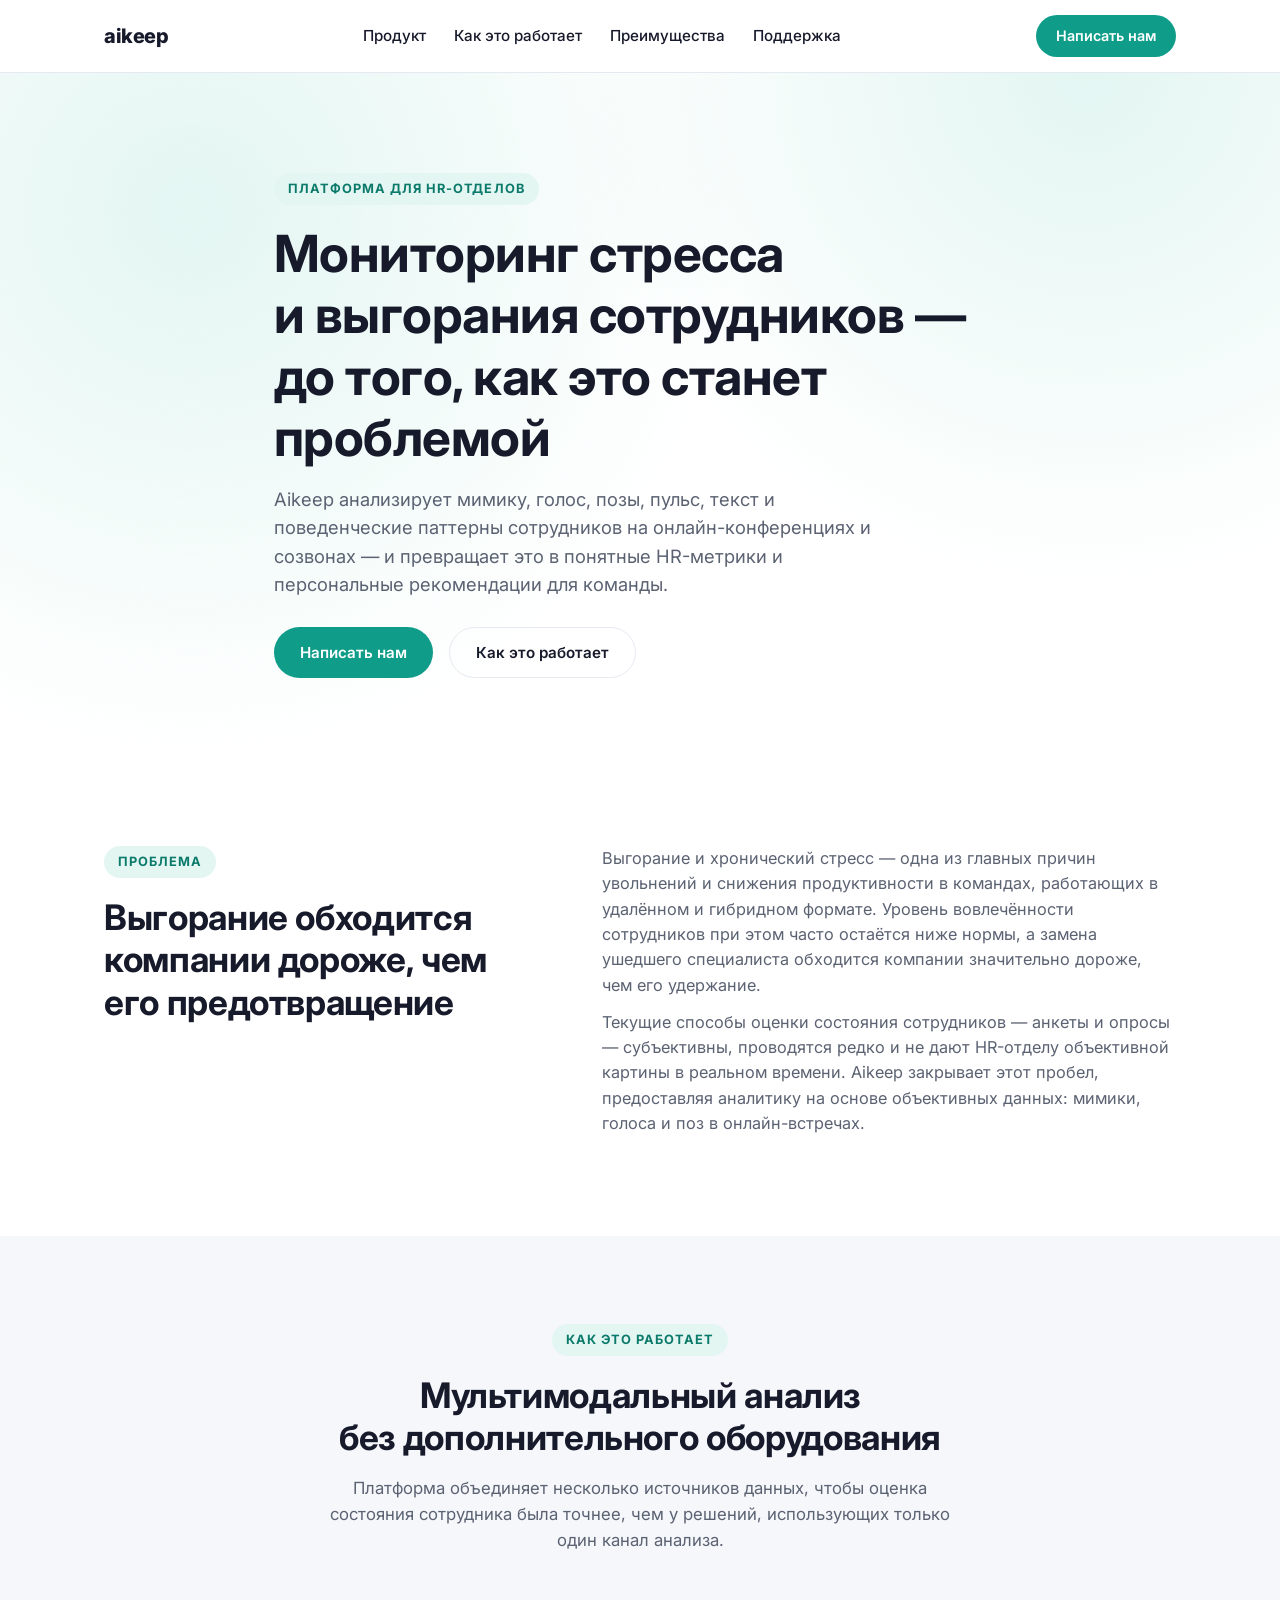
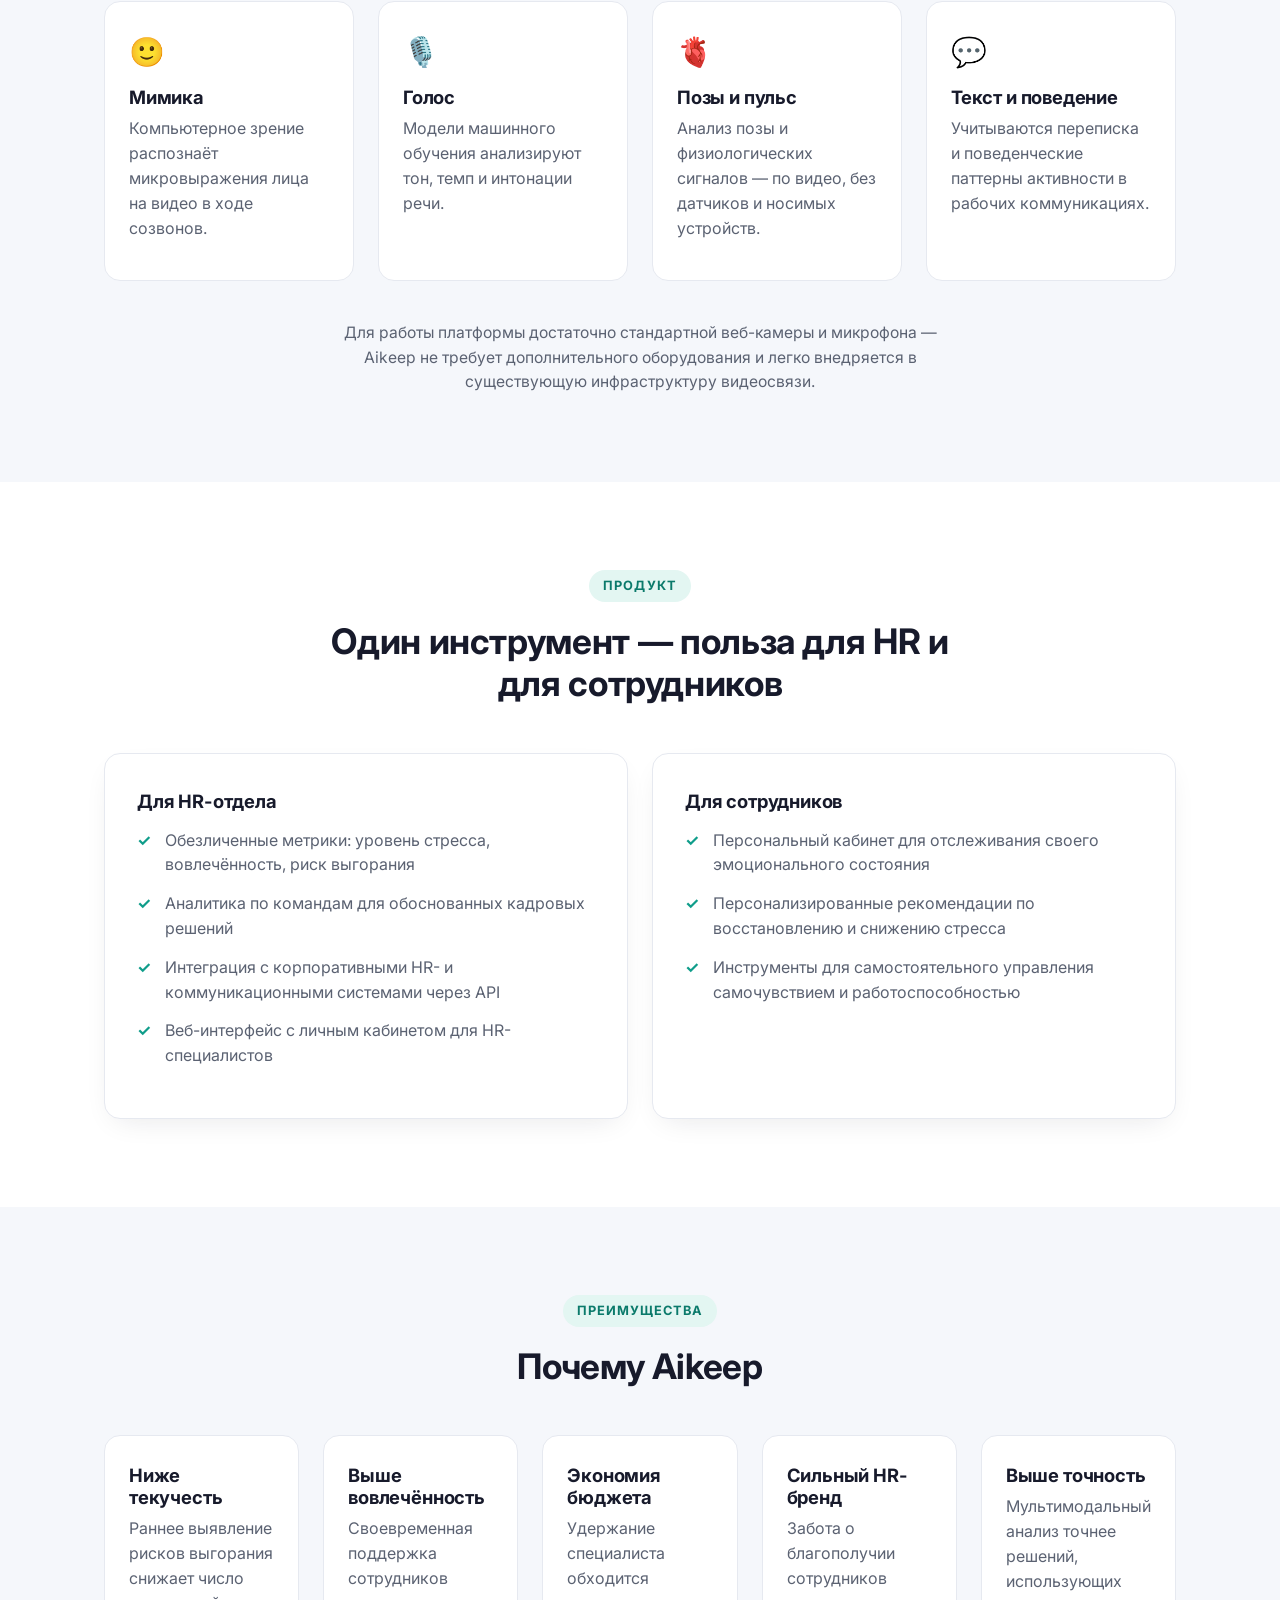
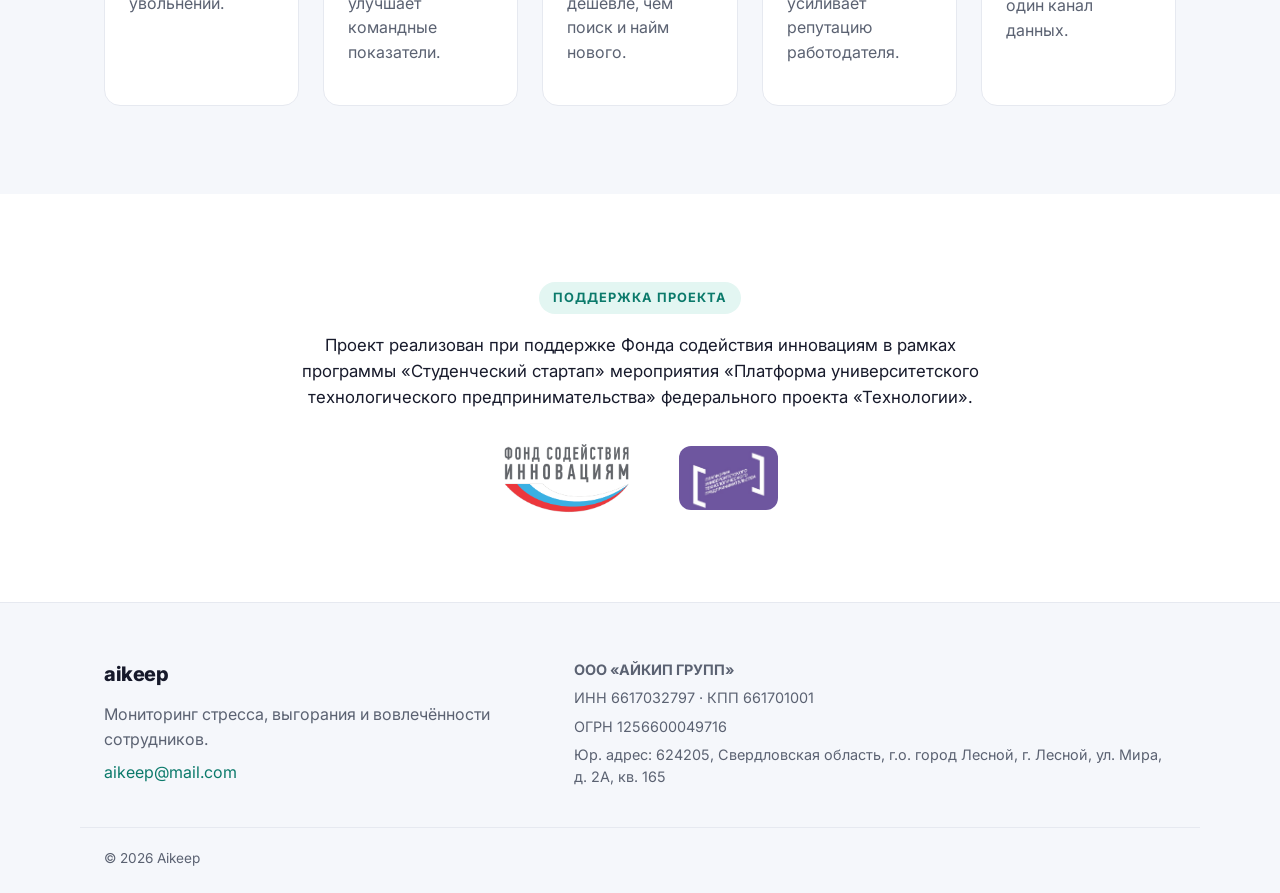
<file: index.html>
<!DOCTYPE html>
<html lang="ru">
<head>
<meta charset="UTF-8">
<meta name="viewport" content="width=device-width, initial-scale=1.0">
<title>Aikeep — мониторинг стресса и выгорания сотрудников</title>
<meta name="description" content="Aikeep — корпоративная платформа для мониторинга стресса, выгорания и вовлечённости сотрудников на онлайн-созвонах с помощью мультимодального AI-анализа.">
<link rel="preconnect" href="https://fonts.googleapis.com">
<link rel="preconnect" href="https://fonts.gstatic.com" crossorigin>
<link href="https://fonts.googleapis.com/css2?family=Inter:wght@400;500;600;700;800&display=swap" rel="stylesheet">
<link rel="stylesheet" href="css/style.css">
</head>
<body>

<header class="site-header">
  <div class="container header-inner">
    <a href="#" class="logo">aikeep</a>
    <nav class="nav">
      <a href="#product">Продукт</a>
      <a href="#how">Как это работает</a>
      <a href="#advantages">Преимущества</a>
      <a href="#support">Поддержка</a>
    </nav>
    <a href="mailto:aikeep@mail.com" class="btn btn-primary btn-small">Написать нам</a>
  </div>
</header>

<main>

  <!-- HERO -->
  <section class="hero">
    <div class="container hero-inner">
      <span class="eyebrow">Платформа для HR-отделов</span>
      <h1>Мониторинг стресса и&nbsp;выгорания сотрудников — до&nbsp;того, как это станет проблемой</h1>
      <p class="lead">
        Aikeep анализирует мимику, голос, позы, пульс, текст и поведенческие паттерны сотрудников
        на онлайн-конференциях и созвонах — и превращает это в понятные HR-метрики и персональные
        рекомендации для команды.
      </p>
      <div class="hero-actions">
        <a href="mailto:aikeep@mail.com" class="btn btn-primary">Написать нам</a>
        <a href="#how" class="btn btn-ghost">Как это работает</a>
      </div>
    </div>
  </section>

  <!-- PROBLEM -->
  <section class="section" id="problem">
    <div class="container problem-grid">
      <div>
        <span class="eyebrow">Проблема</span>
        <h2>Выгорание обходится компании дороже, чем его предотвращение</h2>
      </div>
      <div class="problem-text">
        <p>
          Выгорание и хронический стресс — одна из главных причин увольнений и снижения продуктивности
          в командах, работающих в удалённом и гибридном формате. Уровень вовлечённости сотрудников
          при этом часто остаётся ниже нормы, а замена ушедшего специалиста обходится компании
          значительно дороже, чем его удержание.
        </p>
        <p>
          Текущие способы оценки состояния сотрудников — анкеты и опросы — субъективны, проводятся
          редко и не дают HR-отделу объективной картины в реальном времени. Aikeep закрывает этот
          пробел, предоставляя аналитику на основе объективных данных: мимики, голоса и поз
          в онлайн-встречах.
        </p>
      </div>
    </div>
  </section>

  <!-- HOW IT WORKS -->
  <section class="section section-soft" id="how">
    <div class="container">
      <div class="section-head">
        <span class="eyebrow">Как это работает</span>
        <h2>Мультимодальный анализ без&nbsp;дополнительного оборудования</h2>
        <p class="section-sub">
          Платформа объединяет несколько источников данных, чтобы оценка состояния сотрудника была
          точнее, чем у решений, использующих только один канал анализа.
        </p>
      </div>
      <div class="cards cards-4">
        <div class="card">
          <div class="card-icon">🙂</div>
          <h3>Мимика</h3>
          <p>Компьютерное зрение распознаёт микровыражения лица на видео в ходе созвонов.</p>
        </div>
        <div class="card">
          <div class="card-icon">🎙️</div>
          <h3>Голос</h3>
          <p>Модели машинного обучения анализируют тон, темп и интонации речи.</p>
        </div>
        <div class="card">
          <div class="card-icon">🫀</div>
          <h3>Позы и пульс</h3>
          <p>Анализ позы и физиологических сигналов — по видео, без датчиков и носимых устройств.</p>
        </div>
        <div class="card">
          <div class="card-icon">💬</div>
          <h3>Текст и поведение</h3>
          <p>Учитываются переписка и поведенческие паттерны активности в рабочих коммуникациях.</p>
        </div>
      </div>
      <p class="how-footnote">
        Для работы платформы достаточно стандартной веб-камеры и микрофона — Aikeep не требует
        дополнительного оборудования и легко внедряется в существующую инфраструктуру видеосвязи.
      </p>
    </div>
  </section>

  <!-- PRODUCT: HR + EMPLOYEE -->
  <section class="section" id="product">
    <div class="container">
      <div class="section-head">
        <span class="eyebrow">Продукт</span>
        <h2>Один инструмент — польза для HR и для сотрудников</h2>
      </div>
      <div class="cards cards-2">
        <div class="card card-lg">
          <h3>Для HR-отдела</h3>
          <ul class="check-list">
            <li>Обезличенные метрики: уровень стресса, вовлечённость, риск выгорания</li>
            <li>Аналитика по командам для обоснованных кадровых решений</li>
            <li>Интеграция с корпоративными HR- и коммуникационными системами через API</li>
            <li>Веб-интерфейс с личным кабинетом для HR-специалистов</li>
          </ul>
        </div>
        <div class="card card-lg">
          <h3>Для сотрудников</h3>
          <ul class="check-list">
            <li>Персональный кабинет для отслеживания своего эмоционального состояния</li>
            <li>Персонализированные рекомендации по восстановлению и снижению стресса</li>
            <li>Инструменты для самостоятельного управления самочувствием и работоспособностью</li>
          </ul>
        </div>
      </div>
    </div>
  </section>

  <!-- ADVANTAGES -->
  <section class="section section-soft" id="advantages">
    <div class="container">
      <div class="section-head">
        <span class="eyebrow">Преимущества</span>
        <h2>Почему Aikeep</h2>
      </div>
      <div class="cards cards-5">
        <div class="card">
          <h3>Ниже текучесть</h3>
          <p>Раннее выявление рисков выгорания снижает число увольнений.</p>
        </div>
        <div class="card">
          <h3>Выше вовлечённость</h3>
          <p>Своевременная поддержка сотрудников улучшает командные показатели.</p>
        </div>
        <div class="card">
          <h3>Экономия бюджета</h3>
          <p>Удержание специалиста обходится дешевле, чем поиск и найм нового.</p>
        </div>
        <div class="card">
          <h3>Сильный HR-бренд</h3>
          <p>Забота о благополучии сотрудников усиливает репутацию работодателя.</p>
        </div>
        <div class="card">
          <h3>Выше точность</h3>
          <p>Мультимодальный анализ точнее решений, использующих один канал данных.</p>
        </div>
      </div>
    </div>
  </section>

  <!-- SUPPORT -->
  <section class="section" id="support">
    <div class="container support-inner">
      <span class="eyebrow">Поддержка проекта</span>
      <p class="support-text">
        Проект реализован при поддержке Фонда содействия инновациям в рамках программы
        «Студенческий стартап» мероприятия «Платформа университетского технологического
        предпринимательства» федерального проекта «Технологии».
      </p>
      <div class="support-logos">
        <div class="support-logo-item">
          <img src="assets/headd_logo_fasie.png" alt="Фонд содействия инновациям" class="support-logo">
        </div>
        <div class="support-logo-item">
          <img src="assets/head_putp-logo.png" alt="Платформа университетского технологического предпринимательства" class="support-logo support-logo-emblem">
        </div>
      </div>
    </div>
  </section>

</main>

<footer class="site-footer">
  <div class="container footer-inner">
    <div class="footer-brand">
      <span class="logo">aikeep</span>
      <p>Мониторинг стресса, выгорания и вовлечённости сотрудников.</p>
      <a href="mailto:aikeep@mail.com">aikeep@mail.com</a>
    </div>
    <div class="footer-requisites">
      <p><strong>ООО «АЙКИП ГРУПП»</strong></p>
      <p>ИНН 6617032797 · КПП 661701001</p>
      <p>ОГРН 1256600049716</p>
      <p>
        Юр. адрес: 624205, Свердловская область, г.о. город Лесной, г. Лесной,
        ул. Мира, д. 2А, кв. 165
      </p>
    </div>
  </div>
  <div class="container footer-bottom">
    <span>© <span id="year"></span> Aikeep</span>
  </div>
</footer>

<script src="js/main.js"></script>
</body>
</html>
</file>
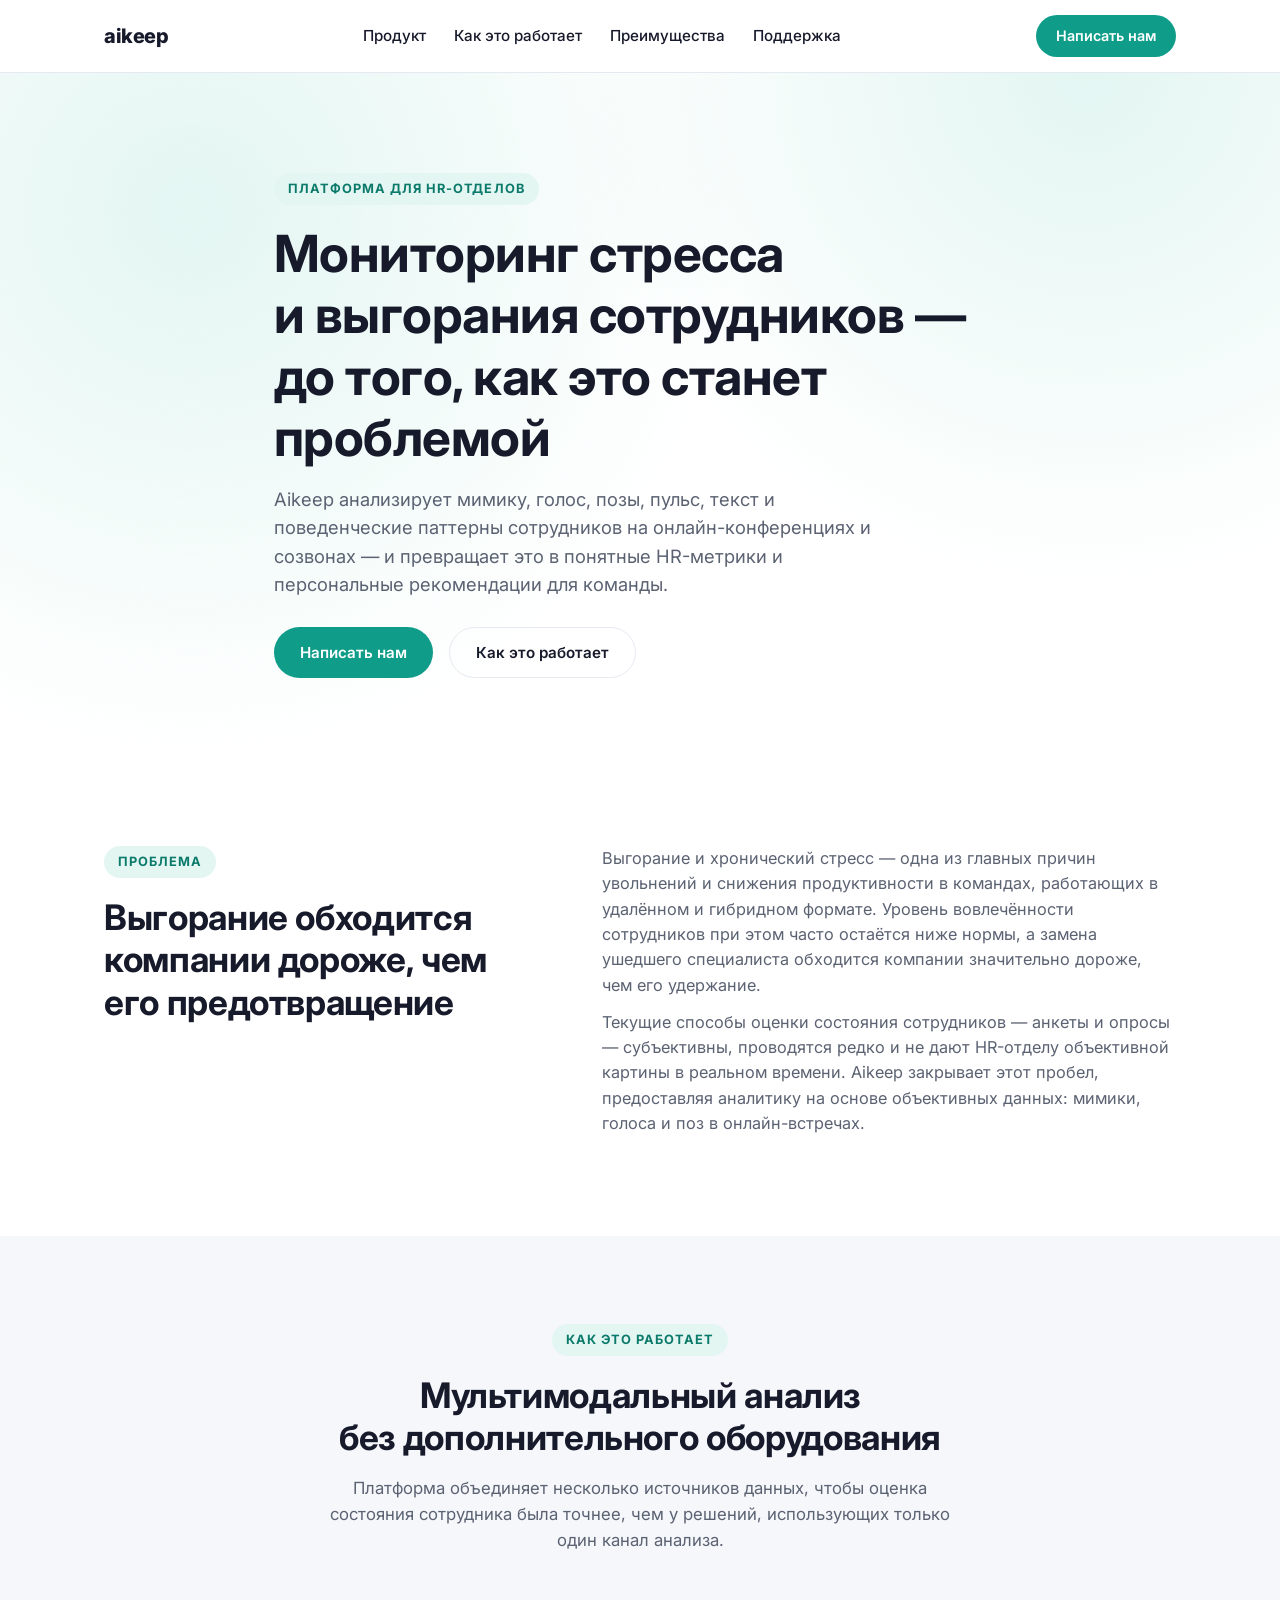
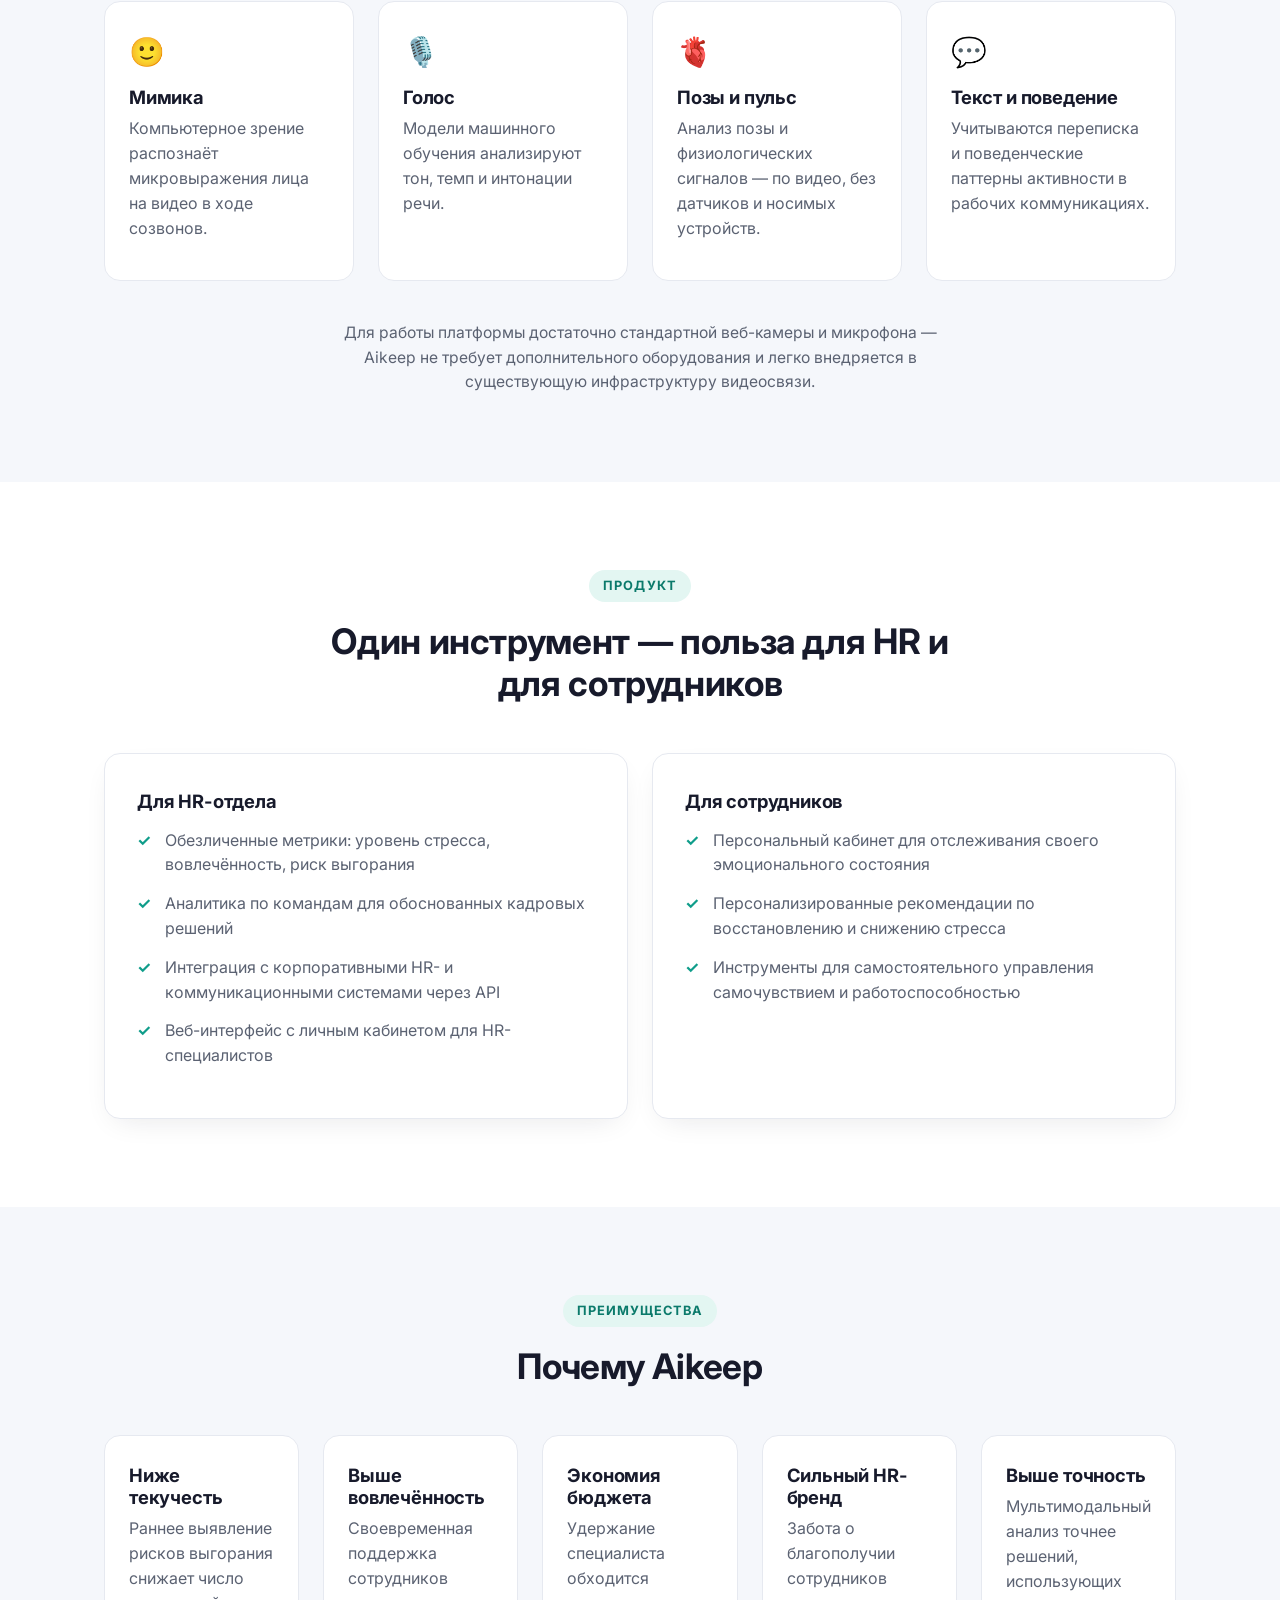
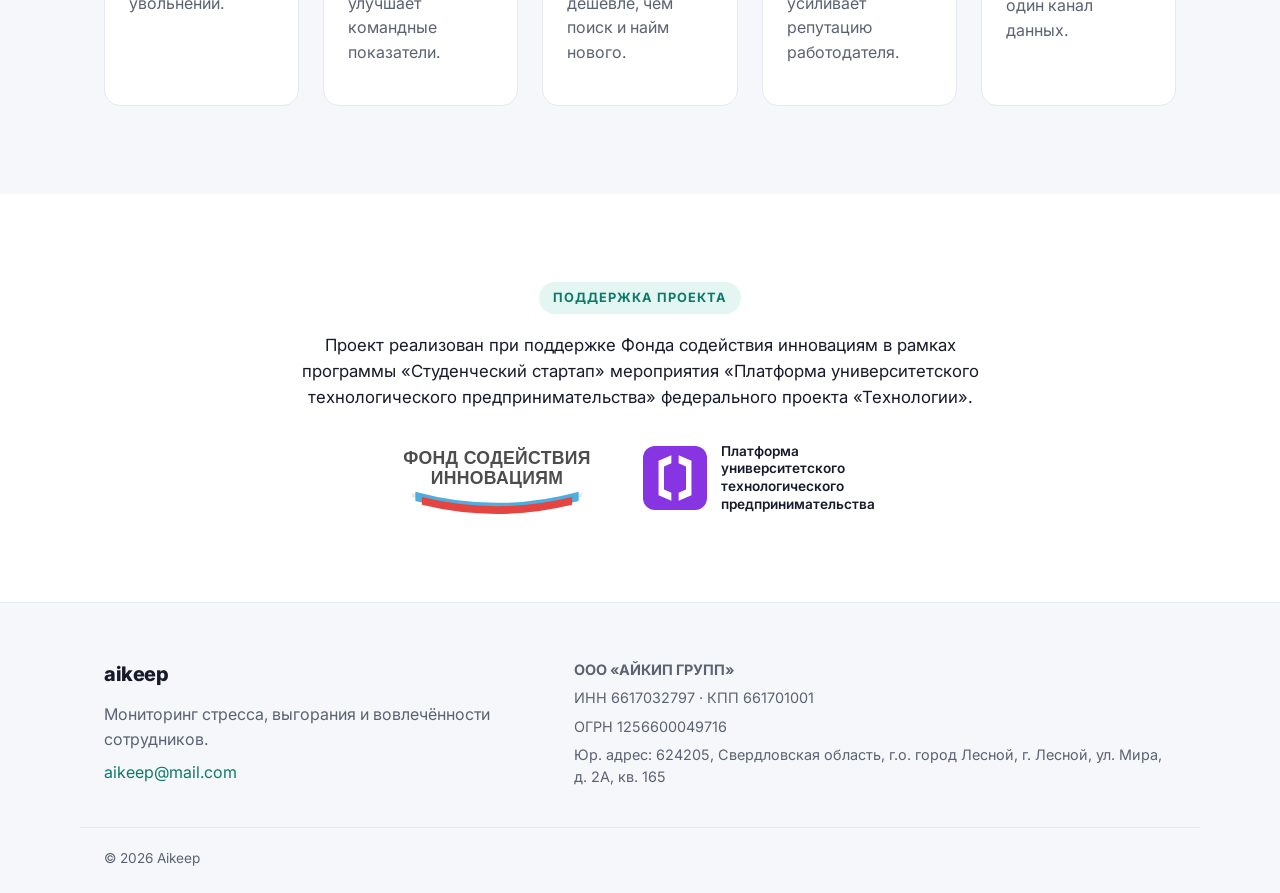
<file: aikeep-site/index.html>
<!DOCTYPE html>
<html lang="ru">
<head>
<meta charset="UTF-8">
<meta name="viewport" content="width=device-width, initial-scale=1.0">
<title>Aikeep — мониторинг стресса и выгорания сотрудников</title>
<meta name="description" content="Aikeep — корпоративная платформа для мониторинга стресса, выгорания и вовлечённости сотрудников на онлайн-созвонах с помощью мультимодального AI-анализа.">
<link rel="preconnect" href="https://fonts.googleapis.com">
<link rel="preconnect" href="https://fonts.gstatic.com" crossorigin>
<link href="https://fonts.googleapis.com/css2?family=Inter:wght@400;500;600;700;800&display=swap" rel="stylesheet">
<link rel="stylesheet" href="css/style.css">
</head>
<body>

<header class="site-header">
  <div class="container header-inner">
    <a href="#" class="logo">aikeep</a>
    <nav class="nav">
      <a href="#product">Продукт</a>
      <a href="#how">Как это работает</a>
      <a href="#advantages">Преимущества</a>
      <a href="#support">Поддержка</a>
    </nav>
    <a href="mailto:aikeep@mail.com" class="btn btn-primary btn-small">Написать нам</a>
  </div>
</header>

<main>

  <!-- HERO -->
  <section class="hero">
    <div class="container hero-inner">
      <span class="eyebrow">Платформа для HR-отделов</span>
      <h1>Мониторинг стресса и&nbsp;выгорания сотрудников — до&nbsp;того, как это станет проблемой</h1>
      <p class="lead">
        Aikeep анализирует мимику, голос, позы, пульс, текст и поведенческие паттерны сотрудников
        на онлайн-конференциях и созвонах — и превращает это в понятные HR-метрики и персональные
        рекомендации для команды.
      </p>
      <div class="hero-actions">
        <a href="mailto:aikeep@mail.com" class="btn btn-primary">Написать нам</a>
        <a href="#how" class="btn btn-ghost">Как это работает</a>
      </div>
    </div>
  </section>

  <!-- PROBLEM -->
  <section class="section" id="problem">
    <div class="container problem-grid">
      <div>
        <span class="eyebrow">Проблема</span>
        <h2>Выгорание обходится компании дороже, чем его предотвращение</h2>
      </div>
      <div class="problem-text">
        <p>
          Выгорание и хронический стресс — одна из главных причин увольнений и снижения продуктивности
          в командах, работающих в удалённом и гибридном формате. Уровень вовлечённости сотрудников
          при этом часто остаётся ниже нормы, а замена ушедшего специалиста обходится компании
          значительно дороже, чем его удержание.
        </p>
        <p>
          Текущие способы оценки состояния сотрудников — анкеты и опросы — субъективны, проводятся
          редко и не дают HR-отделу объективной картины в реальном времени. Aikeep закрывает этот
          пробел, предоставляя аналитику на основе объективных данных: мимики, голоса и поз
          в онлайн-встречах.
        </p>
      </div>
    </div>
  </section>

  <!-- HOW IT WORKS -->
  <section class="section section-soft" id="how">
    <div class="container">
      <div class="section-head">
        <span class="eyebrow">Как это работает</span>
        <h2>Мультимодальный анализ без&nbsp;дополнительного оборудования</h2>
        <p class="section-sub">
          Платформа объединяет несколько источников данных, чтобы оценка состояния сотрудника была
          точнее, чем у решений, использующих только один канал анализа.
        </p>
      </div>
      <div class="cards cards-4">
        <div class="card">
          <div class="card-icon">🙂</div>
          <h3>Мимика</h3>
          <p>Компьютерное зрение распознаёт микровыражения лица на видео в ходе созвонов.</p>
        </div>
        <div class="card">
          <div class="card-icon">🎙️</div>
          <h3>Голос</h3>
          <p>Модели машинного обучения анализируют тон, темп и интонации речи.</p>
        </div>
        <div class="card">
          <div class="card-icon">🫀</div>
          <h3>Позы и пульс</h3>
          <p>Анализ позы и физиологических сигналов — по видео, без датчиков и носимых устройств.</p>
        </div>
        <div class="card">
          <div class="card-icon">💬</div>
          <h3>Текст и поведение</h3>
          <p>Учитываются переписка и поведенческие паттерны активности в рабочих коммуникациях.</p>
        </div>
      </div>
      <p class="how-footnote">
        Для работы платформы достаточно стандартной веб-камеры и микрофона — Aikeep не требует
        дополнительного оборудования и легко внедряется в существующую инфраструктуру видеосвязи.
      </p>
    </div>
  </section>

  <!-- PRODUCT: HR + EMPLOYEE -->
  <section class="section" id="product">
    <div class="container">
      <div class="section-head">
        <span class="eyebrow">Продукт</span>
        <h2>Один инструмент — польза для HR и для сотрудников</h2>
      </div>
      <div class="cards cards-2">
        <div class="card card-lg">
          <h3>Для HR-отдела</h3>
          <ul class="check-list">
            <li>Обезличенные метрики: уровень стресса, вовлечённость, риск выгорания</li>
            <li>Аналитика по командам для обоснованных кадровых решений</li>
            <li>Интеграция с корпоративными HR- и коммуникационными системами через API</li>
            <li>Веб-интерфейс с личным кабинетом для HR-специалистов</li>
          </ul>
        </div>
        <div class="card card-lg">
          <h3>Для сотрудников</h3>
          <ul class="check-list">
            <li>Персональный кабинет для отслеживания своего эмоционального состояния</li>
            <li>Персонализированные рекомендации по восстановлению и снижению стресса</li>
            <li>Инструменты для самостоятельного управления самочувствием и работоспособностью</li>
          </ul>
        </div>
      </div>
    </div>
  </section>

  <!-- ADVANTAGES -->
  <section class="section section-soft" id="advantages">
    <div class="container">
      <div class="section-head">
        <span class="eyebrow">Преимущества</span>
        <h2>Почему Aikeep</h2>
      </div>
      <div class="cards cards-5">
        <div class="card">
          <h3>Ниже текучесть</h3>
          <p>Раннее выявление рисков выгорания снижает число увольнений.</p>
        </div>
        <div class="card">
          <h3>Выше вовлечённость</h3>
          <p>Своевременная поддержка сотрудников улучшает командные показатели.</p>
        </div>
        <div class="card">
          <h3>Экономия бюджета</h3>
          <p>Удержание специалиста обходится дешевле, чем поиск и найм нового.</p>
        </div>
        <div class="card">
          <h3>Сильный HR-бренд</h3>
          <p>Забота о благополучии сотрудников усиливает репутацию работодателя.</p>
        </div>
        <div class="card">
          <h3>Выше точность</h3>
          <p>Мультимодальный анализ точнее решений, использующих один канал данных.</p>
        </div>
      </div>
    </div>
  </section>

  <!-- SUPPORT -->
  <section class="section" id="support">
    <div class="container support-inner">
      <span class="eyebrow">Поддержка проекта</span>
      <p class="support-text">
        Проект реализован при поддержке Фонда содействия инновациям в рамках программы
        «Студенческий стартап» мероприятия «Платформа университетского технологического
        предпринимательства» федерального проекта «Технологии».
      </p>
      <div class="support-logos">
        <div class="support-logo-item">
          <img src="assets/fasie-logo.svg" alt="Фонд содействия инновациям" class="support-logo">
        </div>
        <div class="support-logo-item">
          <img src="assets/putp-logo.svg" alt="Платформа университетского технологического предпринимательства" class="support-logo support-logo-emblem">
          <span class="support-logo-caption">Платформа университетского<br>технологического предпринимательства</span>
        </div>
      </div>
    </div>
  </section>

</main>

<footer class="site-footer">
  <div class="container footer-inner">
    <div class="footer-brand">
      <span class="logo">aikeep</span>
      <p>Мониторинг стресса, выгорания и вовлечённости сотрудников.</p>
      <a href="mailto:aikeep@mail.com">aikeep@mail.com</a>
    </div>
    <div class="footer-requisites">
      <p><strong>ООО «АЙКИП ГРУПП»</strong></p>
      <p>ИНН 6617032797 · КПП 661701001</p>
      <p>ОГРН 1256600049716</p>
      <p>
        Юр. адрес: 624205, Свердловская область, г.о. город Лесной, г. Лесной,
        ул. Мира, д. 2А, кв. 165
      </p>
    </div>
  </div>
  <div class="container footer-bottom">
    <span>© <span id="year"></span> Aikeep</span>
  </div>
</footer>

<script src="js/main.js"></script>
</body>
</html>
</file>
<file: css/style.css>
:root {
  --bg: #ffffff;
  --bg-soft: #f5f7fb;
  --text: #171a2b;
  --text-muted: #5b6272;
  --accent: #0f9d8a;
  --accent-dark: #0b7a6b;
  --accent-soft: #e3f6f2;
  --border: #e6e9f0;
  --radius: 16px;
  --container-w: 1120px;
  --shadow: 0 10px 30px -12px rgba(23, 26, 43, 0.12);
}

* { box-sizing: border-box; }

html { scroll-behavior: smooth; }

body {
  margin: 0;
  font-family: "Inter", -apple-system, BlinkMacSystemFont, "Segoe UI", sans-serif;
  color: var(--text);
  background: var(--bg);
  line-height: 1.55;
  -webkit-font-smoothing: antialiased;
}

.container {
  max-width: var(--container-w);
  margin: 0 auto;
  padding: 0 24px;
}

h1, h2, h3 {
  font-weight: 700;
  line-height: 1.2;
  margin: 0 0 16px;
  letter-spacing: -0.01em;
}

h1 { font-size: clamp(2rem, 4vw, 3.2rem); }
h2 { font-size: clamp(1.6rem, 3vw, 2.2rem); }
h3 { font-size: 1.15rem; margin-bottom: 8px; }

p { margin: 0 0 12px; color: var(--text-muted); }

a { color: var(--accent-dark); text-decoration: none; }

ul { margin: 0; padding: 0; }

/* Header */
.site-header {
  position: sticky;
  top: 0;
  z-index: 50;
  background: rgba(255, 255, 255, 0.9);
  backdrop-filter: blur(8px);
  border-bottom: 1px solid var(--border);
}

.header-inner {
  display: flex;
  align-items: center;
  justify-content: space-between;
  height: 72px;
  gap: 24px;
}

.logo {
  font-weight: 800;
  font-size: 1.25rem;
  color: var(--text);
  letter-spacing: -0.02em;
}

.nav {
  display: flex;
  gap: 28px;
  flex: 1;
  justify-content: center;
}

.nav a {
  color: var(--text);
  font-weight: 500;
  font-size: 0.95rem;
}

.nav a:hover { color: var(--accent-dark); }

/* Buttons */
.btn {
  display: inline-flex;
  align-items: center;
  justify-content: center;
  padding: 13px 26px;
  border-radius: 999px;
  font-weight: 600;
  font-size: 0.95rem;
  white-space: nowrap;
  transition: transform 0.15s ease, box-shadow 0.15s ease, background 0.15s ease;
}

.btn-primary {
  background: var(--accent);
  color: #fff;
}

.btn-primary:hover {
  background: var(--accent-dark);
  transform: translateY(-1px);
}

.btn-small { padding: 10px 20px; font-size: 0.9rem; }

.btn-ghost {
  background: transparent;
  color: var(--text);
  border: 1px solid var(--border);
}

.btn-ghost:hover { border-color: var(--accent); color: var(--accent-dark); }

/* Eyebrow */
.eyebrow {
  display: inline-block;
  font-size: 0.8rem;
  font-weight: 700;
  text-transform: uppercase;
  letter-spacing: 0.08em;
  color: var(--accent-dark);
  background: var(--accent-soft);
  padding: 6px 14px;
  border-radius: 999px;
  margin-bottom: 18px;
}

/* Hero */
.hero {
  padding: 100px 0 80px;
  background:
    radial-gradient(circle at 15% 20%, var(--accent-soft) 0%, transparent 45%),
    radial-gradient(circle at 85% 0%, var(--accent-soft) 0%, transparent 40%);
}

.hero-inner {
  max-width: 780px;
  text-align: left;
}

.lead {
  font-size: 1.15rem;
  max-width: 640px;
}

.hero-actions {
  display: flex;
  gap: 16px;
  margin-top: 28px;
  flex-wrap: wrap;
}

/* Sections */
.section { padding: 88px 0; }
.section-soft { background: var(--bg-soft); }

.section-head {
  max-width: 640px;
  margin: 0 auto 48px;
  text-align: center;
}

.section-head .eyebrow { display: block; margin-left: auto; margin-right: auto; width: fit-content; }

.section-sub { font-size: 1.05rem; }

.problem-grid {
  display: grid;
  grid-template-columns: 1fr 1.3fr;
  gap: 56px;
  align-items: start;
}

.problem-text p { font-size: 1.02rem; }

/* Cards */
.cards {
  display: grid;
  gap: 24px;
}

.cards-2 { grid-template-columns: repeat(2, 1fr); }
.cards-4 { grid-template-columns: repeat(4, 1fr); }
.cards-5 { grid-template-columns: repeat(5, 1fr); }

.card {
  background: var(--bg);
  border: 1px solid var(--border);
  border-radius: var(--radius);
  padding: 28px 24px;
}

.section-soft .card { background: #fff; }

.card-icon {
  font-size: 1.8rem;
  margin-bottom: 12px;
}

.card-lg { padding: 36px 32px; box-shadow: var(--shadow); }

.check-list { list-style: none; margin-top: 16px; }

.check-list li {
  position: relative;
  padding-left: 28px;
  margin-bottom: 14px;
  color: var(--text-muted);
}

.check-list li::before {
  content: "✓";
  position: absolute;
  left: 0;
  top: 0;
  color: var(--accent);
  font-weight: 700;
}

.how-footnote {
  text-align: center;
  max-width: 640px;
  margin: 40px auto 0;
  font-size: 0.98rem;
}

/* Support */
.support-inner {
  max-width: 760px;
  text-align: center;
}

.support-text {
  font-size: 1.05rem;
  color: var(--text);
}

.support-logos {
  display: flex;
  align-items: center;
  justify-content: center;
  gap: 48px;
  margin-top: 32px;
  flex-wrap: wrap;
}

.support-logo {
  height: 72px;
  width: auto;
  opacity: 0.9;
}

.support-logo-item {
  display: flex;
  align-items: center;
  gap: 14px;
  text-align: left;
}

.support-logo-emblem {
  height: 64px;
  border-radius: 12px;
}

.support-logo-caption {
  font-size: 0.85rem;
  font-weight: 600;
  color: var(--text);
  line-height: 1.3;
  max-width: 160px;
}

/* Footer */
.site-footer {
  border-top: 1px solid var(--border);
  padding: 56px 0 24px;
  background: var(--bg-soft);
}

.footer-inner {
  display: grid;
  grid-template-columns: 1fr 1.4fr;
  gap: 40px;
  padding-bottom: 32px;
}

.footer-brand p { margin: 12px 0 8px; }

.footer-requisites p {
  margin: 0 0 6px;
  font-size: 0.9rem;
}

.footer-bottom {
  border-top: 1px solid var(--border);
  padding-top: 20px;
  font-size: 0.85rem;
  color: var(--text-muted);
}

/* Responsive */
@media (max-width: 900px) {
  .nav { display: none; }
  .problem-grid { grid-template-columns: 1fr; gap: 24px; }
  .cards-4 { grid-template-columns: repeat(2, 1fr); }
  .cards-5 { grid-template-columns: repeat(2, 1fr); }
  .cards-2 { grid-template-columns: 1fr; }
  .footer-inner { grid-template-columns: 1fr; }
}

@media (max-width: 520px) {
  .cards-4, .cards-5 { grid-template-columns: 1fr; }
  .hero { padding: 72px 0 56px; }
  .section { padding: 64px 0; }
}
</file>
<file: aikeep-site/css/style.css>
:root {
  --bg: #ffffff;
  --bg-soft: #f5f7fb;
  --text: #171a2b;
  --text-muted: #5b6272;
  --accent: #0f9d8a;
  --accent-dark: #0b7a6b;
  --accent-soft: #e3f6f2;
  --border: #e6e9f0;
  --radius: 16px;
  --container-w: 1120px;
  --shadow: 0 10px 30px -12px rgba(23, 26, 43, 0.12);
}

* { box-sizing: border-box; }

html { scroll-behavior: smooth; }

body {
  margin: 0;
  font-family: "Inter", -apple-system, BlinkMacSystemFont, "Segoe UI", sans-serif;
  color: var(--text);
  background: var(--bg);
  line-height: 1.55;
  -webkit-font-smoothing: antialiased;
}

.container {
  max-width: var(--container-w);
  margin: 0 auto;
  padding: 0 24px;
}

h1, h2, h3 {
  font-weight: 700;
  line-height: 1.2;
  margin: 0 0 16px;
  letter-spacing: -0.01em;
}

h1 { font-size: clamp(2rem, 4vw, 3.2rem); }
h2 { font-size: clamp(1.6rem, 3vw, 2.2rem); }
h3 { font-size: 1.15rem; margin-bottom: 8px; }

p { margin: 0 0 12px; color: var(--text-muted); }

a { color: var(--accent-dark); text-decoration: none; }

ul { margin: 0; padding: 0; }

/* Header */
.site-header {
  position: sticky;
  top: 0;
  z-index: 50;
  background: rgba(255, 255, 255, 0.9);
  backdrop-filter: blur(8px);
  border-bottom: 1px solid var(--border);
}

.header-inner {
  display: flex;
  align-items: center;
  justify-content: space-between;
  height: 72px;
  gap: 24px;
}

.logo {
  font-weight: 800;
  font-size: 1.25rem;
  color: var(--text);
  letter-spacing: -0.02em;
}

.nav {
  display: flex;
  gap: 28px;
  flex: 1;
  justify-content: center;
}

.nav a {
  color: var(--text);
  font-weight: 500;
  font-size: 0.95rem;
}

.nav a:hover { color: var(--accent-dark); }

/* Buttons */
.btn {
  display: inline-flex;
  align-items: center;
  justify-content: center;
  padding: 13px 26px;
  border-radius: 999px;
  font-weight: 600;
  font-size: 0.95rem;
  white-space: nowrap;
  transition: transform 0.15s ease, box-shadow 0.15s ease, background 0.15s ease;
}

.btn-primary {
  background: var(--accent);
  color: #fff;
}

.btn-primary:hover {
  background: var(--accent-dark);
  transform: translateY(-1px);
}

.btn-small { padding: 10px 20px; font-size: 0.9rem; }

.btn-ghost {
  background: transparent;
  color: var(--text);
  border: 1px solid var(--border);
}

.btn-ghost:hover { border-color: var(--accent); color: var(--accent-dark); }

/* Eyebrow */
.eyebrow {
  display: inline-block;
  font-size: 0.8rem;
  font-weight: 700;
  text-transform: uppercase;
  letter-spacing: 0.08em;
  color: var(--accent-dark);
  background: var(--accent-soft);
  padding: 6px 14px;
  border-radius: 999px;
  margin-bottom: 18px;
}

/* Hero */
.hero {
  padding: 100px 0 80px;
  background:
    radial-gradient(circle at 15% 20%, var(--accent-soft) 0%, transparent 45%),
    radial-gradient(circle at 85% 0%, var(--accent-soft) 0%, transparent 40%);
}

.hero-inner {
  max-width: 780px;
  text-align: left;
}

.lead {
  font-size: 1.15rem;
  max-width: 640px;
}

.hero-actions {
  display: flex;
  gap: 16px;
  margin-top: 28px;
  flex-wrap: wrap;
}

/* Sections */
.section { padding: 88px 0; }
.section-soft { background: var(--bg-soft); }

.section-head {
  max-width: 640px;
  margin: 0 auto 48px;
  text-align: center;
}

.section-head .eyebrow { display: block; margin-left: auto; margin-right: auto; width: fit-content; }

.section-sub { font-size: 1.05rem; }

.problem-grid {
  display: grid;
  grid-template-columns: 1fr 1.3fr;
  gap: 56px;
  align-items: start;
}

.problem-text p { font-size: 1.02rem; }

/* Cards */
.cards {
  display: grid;
  gap: 24px;
}

.cards-2 { grid-template-columns: repeat(2, 1fr); }
.cards-4 { grid-template-columns: repeat(4, 1fr); }
.cards-5 { grid-template-columns: repeat(5, 1fr); }

.card {
  background: var(--bg);
  border: 1px solid var(--border);
  border-radius: var(--radius);
  padding: 28px 24px;
}

.section-soft .card { background: #fff; }

.card-icon {
  font-size: 1.8rem;
  margin-bottom: 12px;
}

.card-lg { padding: 36px 32px; box-shadow: var(--shadow); }

.check-list { list-style: none; margin-top: 16px; }

.check-list li {
  position: relative;
  padding-left: 28px;
  margin-bottom: 14px;
  color: var(--text-muted);
}

.check-list li::before {
  content: "✓";
  position: absolute;
  left: 0;
  top: 0;
  color: var(--accent);
  font-weight: 700;
}

.how-footnote {
  text-align: center;
  max-width: 640px;
  margin: 40px auto 0;
  font-size: 0.98rem;
}

/* Support */
.support-inner {
  max-width: 760px;
  text-align: center;
}

.support-text {
  font-size: 1.05rem;
  color: var(--text);
}

.support-logos {
  display: flex;
  align-items: center;
  justify-content: center;
  gap: 48px;
  margin-top: 32px;
  flex-wrap: wrap;
}

.support-logo {
  height: 72px;
  width: auto;
  opacity: 0.9;
}

.support-logo-item {
  display: flex;
  align-items: center;
  gap: 14px;
  text-align: left;
}

.support-logo-emblem {
  height: 64px;
  border-radius: 12px;
}

.support-logo-caption {
  font-size: 0.85rem;
  font-weight: 600;
  color: var(--text);
  line-height: 1.3;
  max-width: 160px;
}

/* Footer */
.site-footer {
  border-top: 1px solid var(--border);
  padding: 56px 0 24px;
  background: var(--bg-soft);
}

.footer-inner {
  display: grid;
  grid-template-columns: 1fr 1.4fr;
  gap: 40px;
  padding-bottom: 32px;
}

.footer-brand p { margin: 12px 0 8px; }

.footer-requisites p {
  margin: 0 0 6px;
  font-size: 0.9rem;
}

.footer-bottom {
  border-top: 1px solid var(--border);
  padding-top: 20px;
  font-size: 0.85rem;
  color: var(--text-muted);
}

/* Responsive */
@media (max-width: 900px) {
  .nav { display: none; }
  .problem-grid { grid-template-columns: 1fr; gap: 24px; }
  .cards-4 { grid-template-columns: repeat(2, 1fr); }
  .cards-5 { grid-template-columns: repeat(2, 1fr); }
  .cards-2 { grid-template-columns: 1fr; }
  .footer-inner { grid-template-columns: 1fr; }
}

@media (max-width: 520px) {
  .cards-4, .cards-5 { grid-template-columns: 1fr; }
  .hero { padding: 72px 0 56px; }
  .section { padding: 64px 0; }
}
</file>
